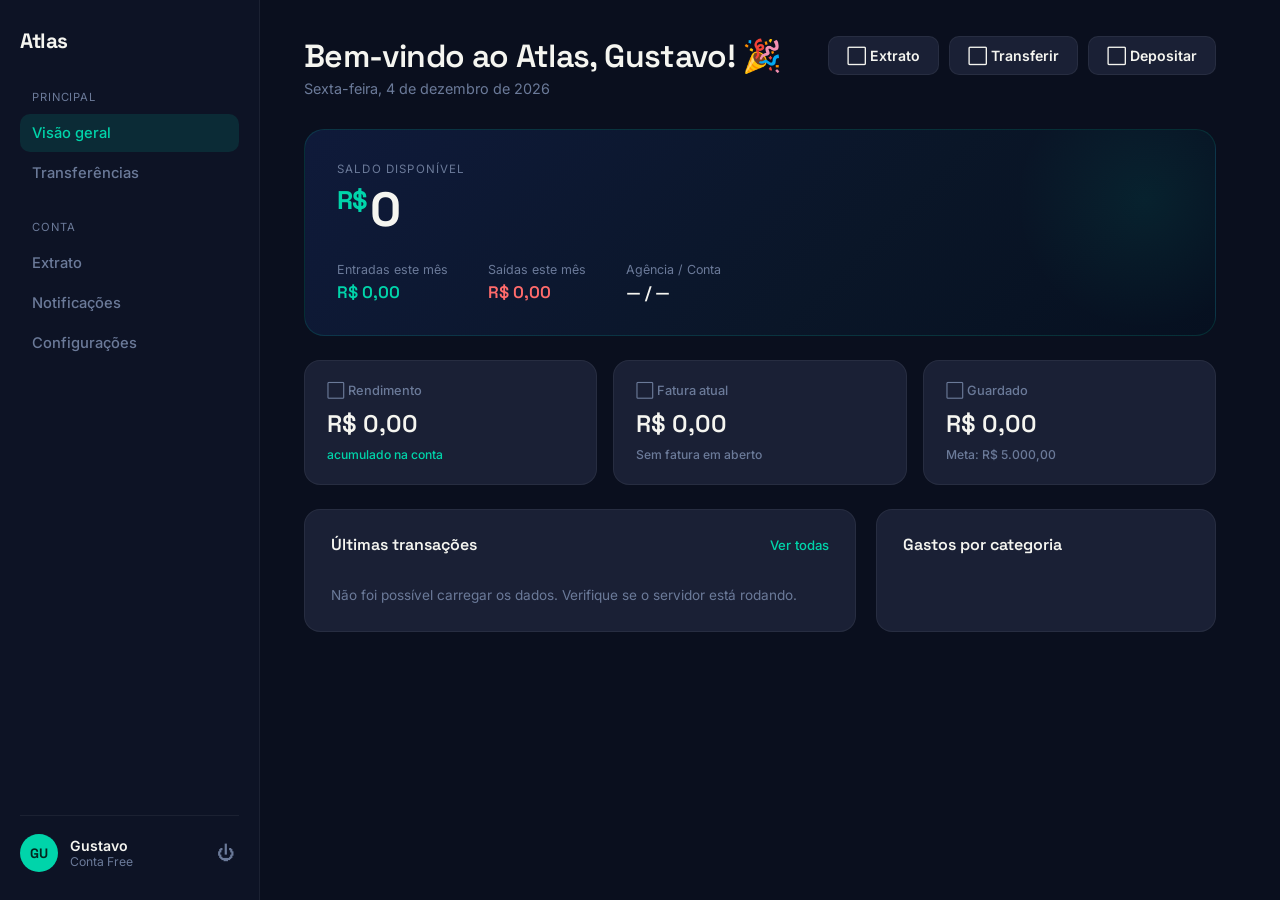
<file: frontend/index.html>
<!DOCTYPE html>
<html lang="pt-BR">
<head>
<meta charset="UTF-8">
<meta name="viewport" content="width=device-width, initial-scale=1.0">
<title>Visão Geral — Atlas</title>
<link rel="preconnect" href="https://fonts.googleapis.com">
<link href="https://fonts.googleapis.com/css2?family=Space+Grotesk:wght@500;600;700&family=Inter:wght@400;500;600;700&display=swap" rel="stylesheet">
<link rel="stylesheet" href="style.css">
<style>

  /* ── Cabeçalho da página ── */
  .dash-header {
    display: flex;
    justify-content: space-between;
    align-items: flex-start;
    margin-bottom: 32px;
    flex-wrap: wrap;
    gap: 20px;
  }

  .dash-saudacao h1 {
    font-family: var(--font-display);
    font-size: 2rem;
    font-weight: 600;
    letter-spacing: -0.02em;
  }

  .dash-saudacao p {
    color: var(--text-secondary);
    font-size: 0.9rem;
    margin-top: 4px;
  }

  .dash-acoes {
    display: flex;
    gap: 10px;
    flex-wrap: wrap;
  }

  .acao-btn {
    display: flex;
    align-items: center;
    gap: 8px;
    background: var(--bg-card);
    border: 1px solid var(--border);
    color: var(--text-primary);
    font-family: var(--font-body);
    font-size: 0.88rem;
    font-weight: 600;
    padding: 10px 18px;
    border-radius: 10px;
    cursor: pointer;
    text-decoration: none;
    transition: background 0.15s ease, border-color 0.15s ease;
  }

  .acao-btn:hover {
    background: var(--bg-card-hover);
    border-color: rgba(255,255,255,0.12);
  }

  /* ── Card de saldo ── */
  .saldo-card {
    background: linear-gradient(135deg, #0F1A3A 0%, #0A1628 60%, #061020 100%);
    border: 1px solid rgba(0, 212, 170, 0.15);
    border-radius: 20px;
    padding: 32px;
    margin-bottom: 24px;
    position: relative;
    overflow: hidden;
    animation: fadeUp 0.4s ease backwards;
  }

  /* círculo decorativo */
  .saldo-card::after {
    content: "";
    position: absolute;
    right: -60px;
    top: -60px;
    width: 260px;
    height: 260px;
    border-radius: 50%;
    background: radial-gradient(circle, rgba(0,212,170,0.08) 0%, transparent 70%);
    pointer-events: none;
  }

  .saldo-label {
    font-size: 0.72rem;
    text-transform: uppercase;
    letter-spacing: 0.1em;
    color: var(--text-secondary);
    margin-bottom: 10px;
  }

  .saldo-valor {
    font-family: var(--font-display);
    font-size: 3rem;
    font-weight: 700;
    letter-spacing: -0.03em;
    line-height: 1;
    margin-bottom: 28px;
  }

  .saldo-valor .cifrao {
    font-size: 1.6rem;
    vertical-align: super;
    color: var(--accent);
    margin-right: 4px;
  }

  .saldo-meta {
    display: flex;
    gap: 40px;
    flex-wrap: wrap;
  }

  .saldo-meta-item {}

  .saldo-meta-label {
    font-size: 0.78rem;
    color: var(--text-secondary);
    margin-bottom: 4px;
  }

  .saldo-meta-valor {
    font-family: var(--font-display);
    font-size: 1.05rem;
    font-weight: 600;
  }

  .saldo-meta-valor.positivo { color: var(--accent); }
  .saldo-meta-valor.negativo { color: var(--negative); }

  /* ── Cards de métricas ── */
  .metricas-grid {
    display: grid;
    grid-template-columns: repeat(3, 1fr);
    gap: 16px;
    margin-bottom: 24px;
  }

  .metrica-card {
    background: var(--bg-card);
    border: 1px solid var(--border);
    border-radius: 16px;
    padding: 22px;
    animation: fadeUp 0.4s ease backwards;
  }

  .metrica-card:nth-child(2) { animation-delay: 0.06s; }
  .metrica-card:nth-child(3) { animation-delay: 0.12s; }

  .metrica-titulo {
    font-size: 0.8rem;
    color: var(--text-secondary);
    margin-bottom: 10px;
    font-weight: 500;
  }

  .metrica-valor {
    font-family: var(--font-display);
    font-size: 1.5rem;
    font-weight: 600;
    margin-bottom: 8px;
  }

  .metrica-sub {
    font-size: 0.76rem;
    font-weight: 500;
  }

  .metrica-sub.positivo { color: var(--accent); }
  .metrica-sub.negativo { color: var(--negative); }
  .metrica-sub.neutro { color: var(--text-secondary); }

  /* ── Grade inferior ── */
  .dash-grid {
    display: grid;
    grid-template-columns: 1fr 340px;
    gap: 20px;
  }

  /* ── Últimas transações ── */
  .transacoes-card {
    background: var(--bg-card);
    border: 1px solid var(--border);
    border-radius: 16px;
    padding: 8px;
    animation: fadeUp 0.4s ease 0.18s backwards;
  }

  .card-header {
    display: flex;
    justify-content: space-between;
    align-items: center;
    padding: 16px 18px 12px;
  }

  .card-header h2 {
    font-family: var(--font-display);
    font-size: 1rem;
    font-weight: 600;
  }

  .ver-todas {
    font-size: 0.82rem;
    color: var(--accent);
    text-decoration: none;
    font-weight: 500;
  }

  .ver-todas:hover { text-decoration: underline; }

  .transacao-item {
    display: flex;
    align-items: center;
    justify-content: space-between;
    padding: 13px 18px;
    border-top: 1px solid var(--border);
    animation: fadeUp 0.35s ease backwards;
  }

  .transacao-left {
    display: flex;
    align-items: center;
    gap: 13px;
  }

  .transacao-icone {
    width: 36px;
    height: 36px;
    border-radius: 50%;
    display: flex;
    align-items: center;
    justify-content: center;
    font-size: 0.95rem;
    flex-shrink: 0;
  }

  .transacao-icone.entrada { background: var(--accent-dim); }
  .transacao-icone.saida { background: var(--negative-dim); }

  .transacao-tipo {
    font-size: 0.88rem;
    font-weight: 600;
  }

  .transacao-data {
    font-size: 0.76rem;
    color: var(--text-secondary);
    margin-top: 2px;
  }

  .transacao-valor {
    font-family: var(--font-display);
    font-size: 0.92rem;
    font-weight: 600;
  }

  .transacao-valor.entrada { color: var(--accent); }
  .transacao-valor.saida { color: var(--negative); }

  /* ── Gastos por categoria ── */
  .categorias-card {
    background: var(--bg-card);
    border: 1px solid var(--border);
    border-radius: 16px;
    padding: 8px;
    animation: fadeUp 0.4s ease 0.24s backwards;
  }

  .categoria-item {
    padding: 10px 18px;
    border-top: 1px solid var(--border);
  }

  .categoria-row {
    display: flex;
    justify-content: space-between;
    align-items: center;
    margin-bottom: 7px;
  }

  .categoria-nome {
    display: flex;
    align-items: center;
    gap: 8px;
    font-size: 0.84rem;
    font-weight: 500;
  }

  .categoria-dot {
    width: 8px;
    height: 8px;
    border-radius: 50%;
    flex-shrink: 0;
  }

  .categoria-pct {
    font-size: 0.82rem;
    color: var(--text-secondary);
    font-weight: 500;
  }

  .categoria-barra-wrap {
    height: 4px;
    background: rgba(255,255,255,0.06);
    border-radius: 4px;
    overflow: hidden;
  }

  .categoria-barra {
    height: 100%;
    border-radius: 4px;
    transition: width 0.8s ease;
  }

  /* ── Loading / erro ── */
  .dash-loading {
    display: flex;
    align-items: center;
    gap: 10px;
    color: var(--text-secondary);
    font-size: 0.85rem;
    padding: 20px 18px;
  }

</style>
</head>
<body>

<div class="app">

  <!-- SIDEBAR -->
  <aside class="sidebar">
    <div class="sidebar-top">
      <div class="logo">Atlas</div>
      <nav class="nav-group">
        <p class="nav-label">Principal</p>
        <a href="index.html" class="nav-item active">Visão geral</a>
        <a href="transferir.html" class="nav-item">Transferências</a>
      </nav>
      <nav class="nav-group">
        <p class="nav-label">Conta</p>
        <a href="extrato.html" class="nav-item">Extrato</a>
        <a href="notificacoes.html" class="nav-item">Notificações</a>
        <a href="configuracoes.html" class="nav-item">Configurações</a>
      </nav>
    </div>
    <div class="sidebar-bottom">
  <div class="user-card">
    <div class="avatar" id="avatarIniciais">GS</div>
    <div style="flex:1">
      <p class="user-name" id="nomeUsuario">Gustavo</p>
      <p class="user-plan">Conta Free</p>
    </div>
    <button onclick="sair()" style="
      background: none;
      border: none;
      color: var(--text-secondary);
      cursor: pointer;
      font-size: 1.1rem;
      padding: 4px;
      transition: color 0.15s ease;
    " title="Sair">⏻</button>
  </div>
</div>
  </aside>

  <!-- MAIN -->
  <main class="main" style="max-width: 1000px;">

    <!-- Cabeçalho -->
    <div class="dash-header">
      <div class="dash-saudacao">
        <h1 id="saudacao">Bom dia👋</h1>
        <p id="dataAtual"></p>
      </div>
      <div class="dash-acoes">
      <a href="/frontend/extrato.html" class="acao-btn">⬜ Extrato</a>
      <a href="/frontend/transferir.html" class="acao-btn">⬜ Transferir</a>
      <a href="/frontend/movimentar.html" class="acao-btn">⬜ Depositar</a>
      </div>
    </div>

    <!-- Card de saldo -->
    <div class="saldo-card">
  <p class="saldo-label">Saldo disponível</p>
  <div class="saldo-valor">
    <span class="cifrao">R$</span><span id="saldoValor">0</span>
  </div>
  <div class="saldo-meta">
    <div class="saldo-meta-item">
      <p class="saldo-meta-label">Entradas este mês</p>
      <p class="saldo-meta-valor positivo" id="entradasMes">R$ 0,00</p>
    </div>
    <div class="saldo-meta-item">
      <p class="saldo-meta-label">Saídas este mês</p>
      <p class="saldo-meta-valor negativo" id="saidasMes">R$ 0,00</p>
    </div>
    <div class="saldo-meta-item">
      <p class="saldo-meta-label">Agência / Conta</p>
      <p class="saldo-meta-valor"><span id="dadoAgencia">—</span> / <span id="dadoConta">—</span></p>
    </div>
  </div>
</div>

    <!-- Métricas -->
    <div class="metricas-grid">
      <div class="metrica-card">
        <p class="metrica-titulo">⬜ Rendimento</p>
        <p class="metrica-valor" id="totalRendimento">R$ 0,00</p>
        <p class="metrica-sub positivo">acumulado na conta</p>
      </div>
      <div class="metrica-card">
        <p class="metrica-titulo">⬜ Fatura atual</p>
        <p class="metrica-valor">R$ 0,00</p>
        <p class="metrica-sub neutro">Sem fatura em aberto</p>
      </div>
      <div class="metrica-card">
        <p class="metrica-titulo">⬜ Guardado</p>
        <p class="metrica-valor">R$ 0,00</p>
        <p class="metrica-sub neutro">Meta: R$ 5.000,00</p>
      </div>
    </div>

    <!-- Grid inferior -->
    <div class="dash-grid">

      <!-- Últimas transações -->
      <div class="transacoes-card">
        <div class="card-header">
          <h2>Últimas transações</h2>
          <a href="extrato.html" class="ver-todas">Ver todas</a>
        </div>
        <div id="transacoesList">
          <div class="dash-loading">
            <div class="spinner"></div>
            <span>Carregando…</span>
          </div>
        </div>
      </div>

      <!-- Gastos por categoria -->
      <div class="categorias-card">
        <div class="card-header">
          <h2>Gastos por categoria</h2>
        </div>
        <div id="categoriasList"></div>
      </div>

    </div>

  </main>
</div>

<script src="dashboard.js"></script>
</body>
</html>
</file>
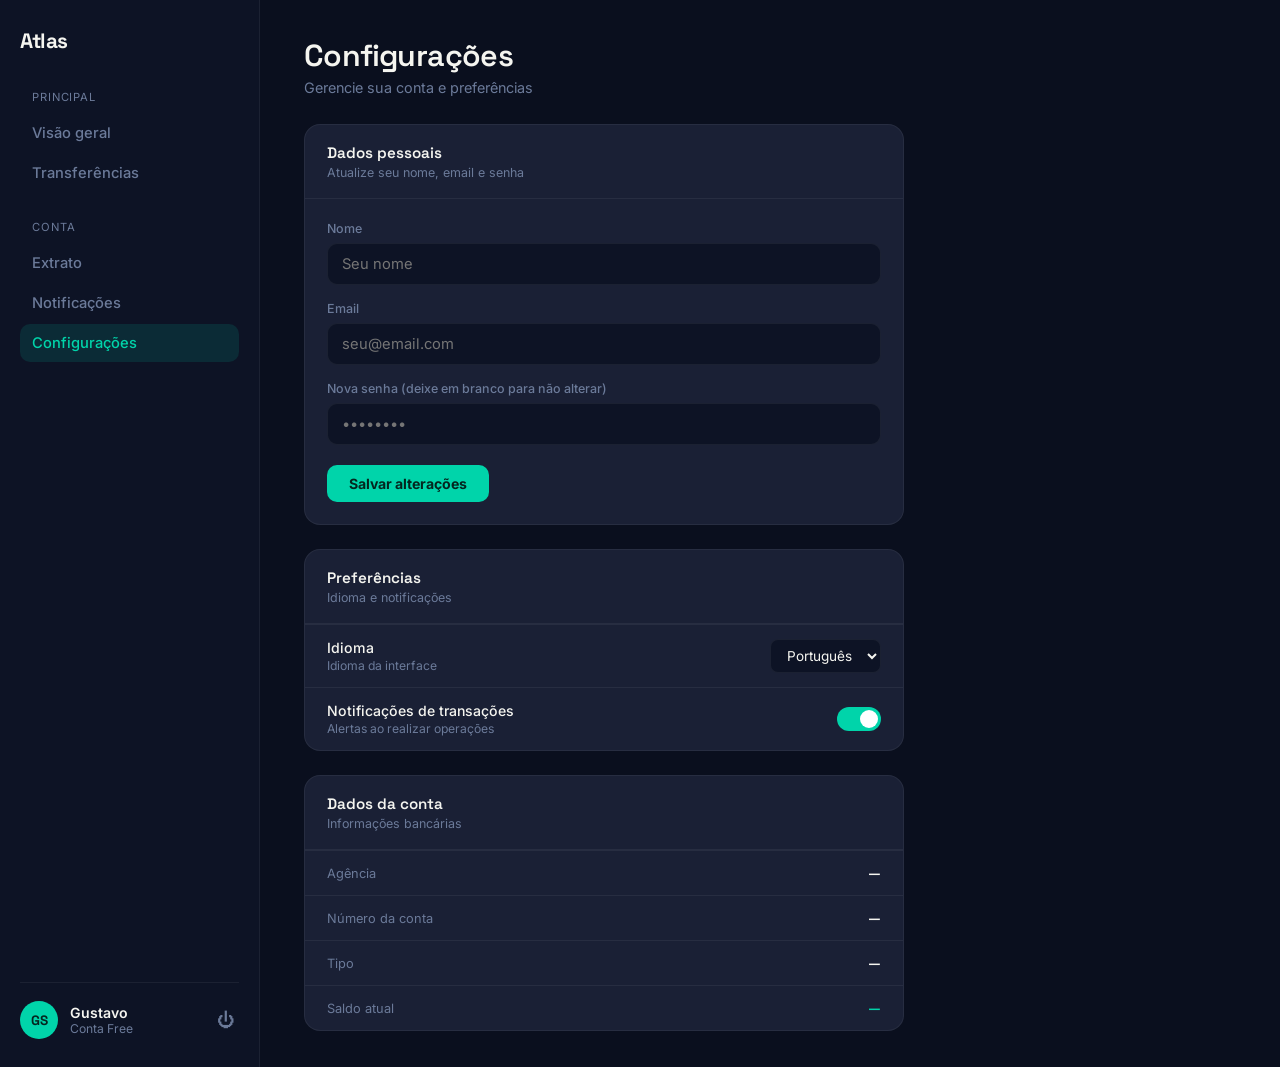
<file: frontend/configuracoes.html>
<!DOCTYPE html>
<html lang="pt-BR">
<head>
<meta charset="UTF-8">
<meta name="viewport" content="width=device-width, initial-scale=1.0">
<title>Configurações — Atlas</title>
<link rel="preconnect" href="https://fonts.googleapis.com">
<link href="https://fonts.googleapis.com/css2?family=Space+Grotesk:wght@500;600;700&family=Inter:wght@400;500;600;700&display=swap" rel="stylesheet">
<link rel="stylesheet" href="style.css">
<style>
  .config-grid {
    display: flex;
    flex-direction: column;
    gap: 24px;
    max-width: 600px;
  }

  .config-section {
    background: var(--bg-card);
    border: 1px solid var(--border);
    border-radius: 16px;
    overflow: hidden;
    animation: fadeUp 0.4s ease backwards;
  }

  .config-section:nth-child(2) { animation-delay: 0.06s; }
  .config-section:nth-child(3) { animation-delay: 0.12s; }

  .config-section-header {
    padding: 18px 22px;
    border-bottom: 1px solid var(--border);
  }

  .config-section-title {
    font-family: var(--font-display);
    font-size: 0.95rem;
    font-weight: 600;
  }

  .config-section-sub {
    font-size: 0.78rem;
    color: var(--text-secondary);
    margin-top: 3px;
  }

  .config-body {
    padding: 22px;
    display: flex;
    flex-direction: column;
    gap: 16px;
  }

  .form-group {
    display: flex;
    flex-direction: column;
    gap: 7px;
  }

  .form-label {
    font-size: 0.78rem;
    color: var(--text-secondary);
    font-weight: 500;
  }

  .form-input {
    background: #0D1325;
    border: 1px solid var(--border);
    border-radius: 10px;
    color: var(--text-primary);
    font-family: var(--font-body);
    font-size: 0.92rem;
    padding: 11px 14px;
    width: 100%;
    outline: none;
    transition: border-color 0.15s ease;
  }

  .form-input:focus {
    border-color: var(--accent);
  }

  .form-input:disabled {
    opacity: 0.5;
    cursor: not-allowed;
  }

  .btn-salvar {
    align-self: flex-start;
    background: var(--accent);
    color: #04261F;
    border: none;
    border-radius: 10px;
    padding: 10px 22px;
    font-family: var(--font-body);
    font-size: 0.88rem;
    font-weight: 700;
    cursor: pointer;
    transition: opacity 0.15s ease;
    margin-top: 4px;
  }

  .btn-salvar:hover { opacity: 0.85; }
  .btn-salvar:disabled { opacity: 0.4; cursor: not-allowed; }

  .feedback {
    font-size: 0.83rem;
    font-weight: 500;
    padding: 10px 14px;
    border-radius: 9px;
    display: none;
  }

  .feedback.sucesso {
    background: var(--accent-dim);
    color: var(--accent);
    display: block;
  }

  .feedback.erro {
    background: var(--negative-dim);
    color: var(--negative);
    display: block;
  }

  /* Preferências */
  .pref-item {
    display: flex;
    justify-content: space-between;
    align-items: center;
    padding: 14px 22px;
    border-top: 1px solid var(--border);
  }

  .pref-item:first-child { border-top: none; }

  .pref-label {
    font-size: 0.88rem;
    font-weight: 500;
  }

  .pref-sub {
    font-size: 0.76rem;
    color: var(--text-secondary);
    margin-top: 2px;
  }

  .pref-select {
    background: #0D1325;
    border: 1px solid var(--border);
    border-radius: 8px;
    color: var(--text-primary);
    font-family: var(--font-body);
    font-size: 0.85rem;
    padding: 7px 12px;
    cursor: pointer;
  }

  /* Toggle switch */
  .toggle {
    position: relative;
    width: 44px;
    height: 24px;
    flex-shrink: 0;
  }

  .toggle input { opacity: 0; width: 0; height: 0; }

  .toggle-slider {
    position: absolute;
    inset: 0;
    background: var(--border);
    border-radius: 24px;
    cursor: pointer;
    transition: background 0.2s ease;
  }

  .toggle-slider::before {
    content: "";
    position: absolute;
    width: 18px;
    height: 18px;
    left: 3px;
    top: 3px;
    background: #fff;
    border-radius: 50%;
    transition: transform 0.2s ease;
  }

  .toggle input:checked + .toggle-slider { background: var(--accent); }
  .toggle input:checked + .toggle-slider::before { transform: translateX(20px); }

  /* Dados da conta */
  .dado-item {
    display: flex;
    justify-content: space-between;
    align-items: center;
    padding: 13px 22px;
    border-top: 1px solid var(--border);
  }

  .dado-item:first-child { border-top: none; }

  .dado-label {
    font-size: 0.8rem;
    color: var(--text-secondary);
  }

  .dado-valor {
    font-family: var(--font-display);
    font-size: 0.9rem;
    font-weight: 600;
  }
</style>
</head>
<body>

<div class="app">

  <!-- SIDEBAR -->
  <aside class="sidebar">
    <div class="sidebar-top">
      <div class="logo">Atlas</div>
      <nav class="nav-group">
        <p class="nav-label">Principal</p>
        <a href="index.html" class="nav-item">Visão geral</a>
        <a href="transferir.html" class="nav-item">Transferências</a>
      </nav>
      <nav class="nav-group">
        <p class="nav-label">Conta</p>
        <a href="extrato.html" class="nav-item">Extrato</a>
        <a href="notificacoes.html" class="nav-item">Notificações</a>
        <a href="configuracoes.html" class="nav-item active">Configurações</a>
      </nav>
    </div>
    <div class="sidebar-bottom">
  <div class="user-card">
    <div class="avatar" id="avatarIniciais">GS</div>
    <div style="flex:1">
      <p class="user-name" id="nomeUsuario">Gustavo</p>
      <p class="user-plan">Conta Free</p>
    </div>
    <button onclick="sair()" style="
      background: none;
      border: none;
      color: var(--text-secondary);
      cursor: pointer;
      font-size: 1.1rem;
      padding: 4px;
      transition: color 0.15s ease;
    " title="Sair">⏻</button>
  </div>
</div>
  </aside>

  <!-- MAIN -->
  <main class="main">

    <header class="page-header">
      <div>
        <h1>Configurações</h1>
        <p class="page-subtitle">Gerencie sua conta e preferências</p>
      </div>
    </header>

    <div class="config-grid">

      <!-- Dados pessoais -->
      <div class="config-section">
        <div class="config-section-header">
          <p class="config-section-title">Dados pessoais</p>
          <p class="config-section-sub">Atualize seu nome, email e senha</p>
        </div>
        <div class="config-body">
          <div class="form-group">
            <label class="form-label">Nome</label>
            <input type="text" class="form-input" id="inputNome" placeholder="Seu nome">
          </div>
          <div class="form-group">
            <label class="form-label">Email</label>
            <input type="email" class="form-input" id="inputEmail" placeholder="seu@email.com">
          </div>
          <div class="form-group">
            <label class="form-label">Nova senha <span style="color:var(--text-secondary)">(deixe em branco para não alterar)</span></label>
            <input type="password" class="form-input" id="inputSenha" placeholder="••••••••">
          </div>
          <div class="feedback" id="feedbackPessoal"></div>
          <button class="btn-salvar" id="btnSalvarPessoal" onclick="salvarDadosPessoais()">
            Salvar alterações
          </button>
        </div>
      </div>

      <!-- Preferências -->
      <div class="config-section">
        <div class="config-section-header">
          <p class="config-section-title">Preferências</p>
          <p class="config-section-sub">Idioma e notificações</p>
        </div>

        <div class="pref-item">
          <div>
            <p class="pref-label">Idioma</p>
            <p class="pref-sub">Idioma da interface</p>
          </div>
          <select class="pref-select" id="idiomaSelect" onchange="salvarPreferencias()">
            <option value="pt">Português</option>
            <option value="en">English</option>
          </select>
        </div>

        <div class="pref-item">
          <div>
            <p class="pref-label">Notificações de transações</p>
            <p class="pref-sub">Alertas ao realizar operações</p>
          </div>
          <label class="toggle">
            <input type="checkbox" id="notifToggle" checked onchange="salvarPreferencias()">
            <span class="toggle-slider"></span>
          </label>
        </div>
      </div>

      <!-- Dados da conta -->
      <div class="config-section">
        <div class="config-section-header">
          <p class="config-section-title">Dados da conta</p>
          <p class="config-section-sub">Informações bancárias</p>
        </div>

        <div class="dado-item">
          <span class="dado-label">Agência</span>
          <span class="dado-valor" id="dadoAgencia">—</span>
        </div>
        <div class="dado-item">
          <span class="dado-label">Número da conta</span>
          <span class="dado-valor" id="dadoConta">—</span>
        </div>
        <div class="dado-item">
          <span class="dado-label">Tipo</span>
          <span class="dado-valor" id="dadoTipo">—</span>
        </div>
        <div class="dado-item">
          <span class="dado-label">Saldo atual</span>
          <span class="dado-valor" id="dadoSaldo" style="color:var(--accent)">—</span>
        </div>
      </div>

    </div>

  </main>
</div>

<script src="configuracoes.js"></script>
</body>
</html>
</file>
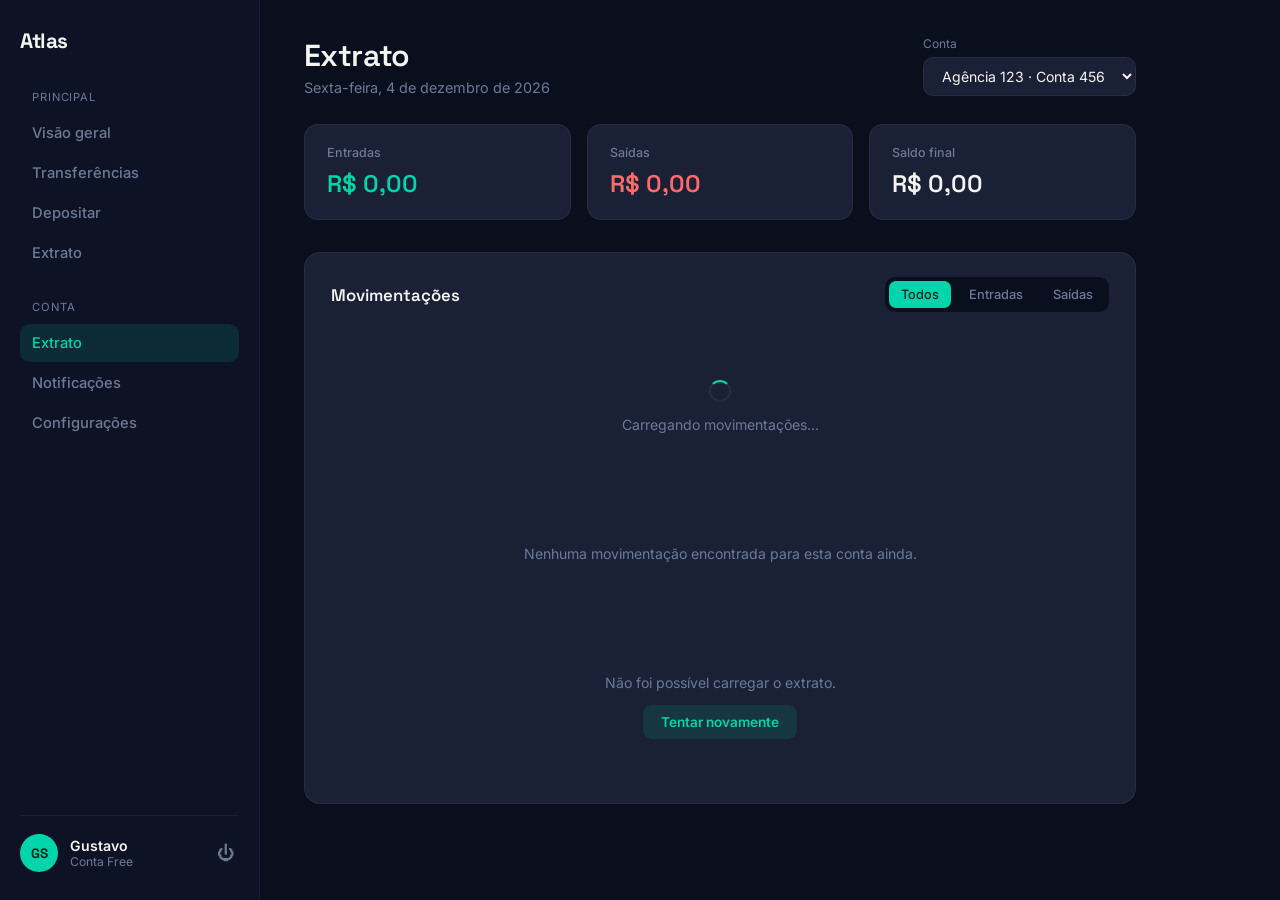
<file: frontend/extrato.html>
<!DOCTYPE html>
<html lang="pt-br">
<head>
    <meta charset="UTF-8">
    <meta name="viewport" content="width=device-width, initial-scale=1.0">
    <title>Extrato - Atlas</title>
    <link rel="preconnect" href="https://fonts.googleapis.com">
    <link href="https://fonts.googleapis.com/css2?family=Space+Grotesk:wght@500;600;700&family=Inter:wght@400;500;600;700&display=swap" rel="stylesheet">
    <link rel="stylesheet" href="style.css">
</head>
<body>
    
  <div class="app">
 
  <!-- ===== SIDEBAR ===== -->
  <aside class="sidebar">
    <div class="sidebar-top">
      <div class="logo">Atlas</div>
 
      <nav class="nav-group">
        <p class="nav-label">Principal</p>
        <a href="index.html" class="nav-item">Visão geral</a>
        <a href="transferir.html" class="nav-item">Transferências</a>
        <a href="movimentar.html" class="nav-item">Depositar</a>
        <a href="extrato.html" class="nav-item">Extrato</a>

      </nav>
 
      <nav class="nav-group">
        <p class="nav-label">Conta</p>
        <a href="extrato.html" class="nav-item active">Extrato</a>
        <a href="notificacoes.html" class="nav-item">Notificações</a>
        <a href="configuracoes.html" class="nav-item">Configurações</a>
      </nav>
    </div>
 
      <div class="sidebar-bottom">
        <div class="user-card">
        <div class="avatar" id="avatarIniciais">GS</div>
        <div style="flex:1">
        <p class="user-name" id="nomeUsuario">Gustavo</p>
        <p class="user-plan">Conta Free</p>
    </div>
    <button onclick="sair()" style="
      background: none;
      border: none;
      color: var(--text-secondary);
      cursor: pointer;
      font-size: 1.1rem;
      padding: 4px;
      transition: color 0.15s ease;
    " title="Sair">⏻</button>
  </div>
</div>
  </aside>
 
  <!-- ===== MAIN ===== -->
  <main class="main">
 
    <header class="page-header">
      <div>
        <h1>Extrato</h1>
        <p class="page-subtitle" id="dataAtual">Carregando data...</p>
      </div>
 
      <div class="header-actions">
        <label class="select-conta">
          Conta
          <select id="contaSelect">
            <option value="1">Agência 123 · Conta 456</option>
          </select>
        </label>
      </div>
    </header>
 
    <!-- Resumo do período -->
    <section class="extrato-resumo">
      <div class="resumo-card entradas">
        <span class="resumo-label">Entradas</span>
        <span class="resumo-valor" id="totalEntradas">R$ 0,00</span>
      </div>
      <div class="resumo-card saidas">
        <span class="resumo-label">Saídas</span>
        <span class="resumo-valor" id="totalSaidas">R$ 0,00</span>
      </div>
      <div class="resumo-card saldo">
        <span class="resumo-label">Saldo final</span>
        <span class="resumo-valor" id="saldoFinal">R$ 0,00</span>
      </div>
    </section>
 
    <!-- Lista do extrato -->
    <section class="extrato-lista-wrap">
      <div class="extrato-lista-header">
        <h2>Movimentações</h2>
        <div class="filtros">
          <button class="filtro-btn active" data-filtro="todos">Todos</button>
          <button class="filtro-btn" data-filtro="entrada">Entradas</button>
          <button class="filtro-btn" data-filtro="saida">Saídas</button>
        </div>
      </div>
 
      <!-- Loading FORA da lista -->
<div class="extrato-loading" id="loadingState">
  <div class="spinner"></div>
  <p>Carregando movimentações…</p>
</div>

<div id="extratoLista" class="extrato-lista">
  <!-- preenchido via JS -->
</div>

<div class="extrato-vazio" id="vazioState" hidden>
  <p>Nenhuma movimentação encontrada para esta conta ainda.</p>
</div>

<div class="extrato-erro" id="erroState" hidden>
  <p id="erroMensagem">Não foi possível carregar o extrato.</p>
  <button id="tentarNovamente" class="retry-btn">Tentar novamente</button>
</div>
    </section>
 
  </main>
</div>
 
<script src="extrato.js"></script>
</body>
</html>
</file>
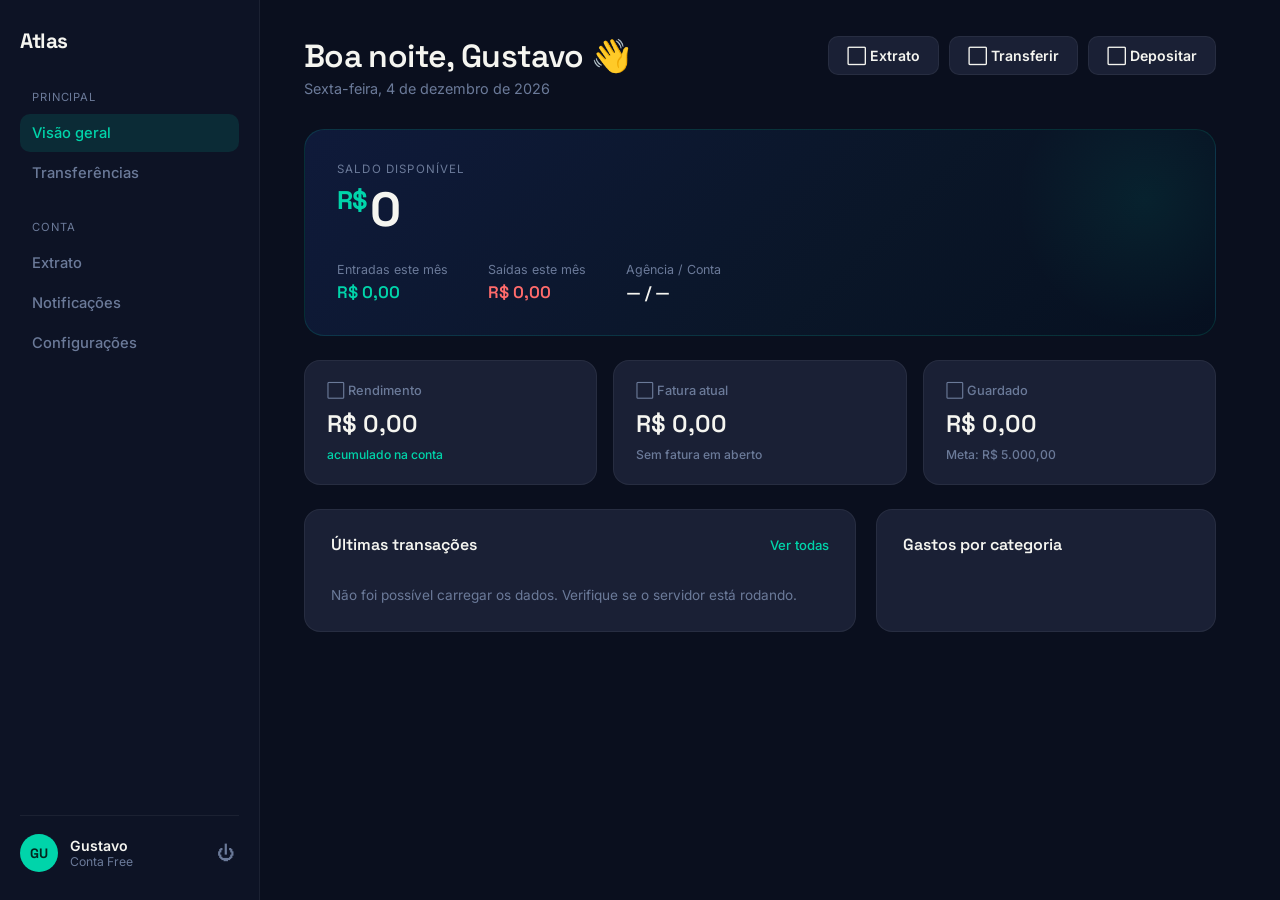
<file: frontend/login.html>
<!DOCTYPE html>
<html lang="pt-BR">
<head>
<meta charset="UTF-8">
<meta name="viewport" content="width=device-width, initial-scale=1.0">
<title>Atlas — Banco Digital</title>
<link rel="preconnect" href="https://fonts.googleapis.com">
<link href="https://fonts.googleapis.com/css2?family=Space+Grotesk:wght@500;600;700&family=Inter:wght@400;500;600;700&display=swap" rel="stylesheet">
<style>
  :root {
    --bg-deep: #0A0F1E;
    --bg-card: #1A2035;
    --bg-card-hover: #212A45;
    --accent: #00D4AA;
    --accent-dim: rgba(0, 212, 170, 0.12);
    --text-primary: #F5F5F0;
    --text-secondary: #6B7A99;
    --negative: #FF6B6B;
    --negative-dim: rgba(255, 107, 107, 0.12);
    --border: rgba(255, 255, 255, 0.06);
    --font-display: "Space Grotesk", sans-serif;
    --font-body: "Inter", sans-serif;
  }

  * { margin: 0; padding: 0; box-sizing: border-box; }

  body {
    background: var(--bg-deep);
    color: var(--text-primary);
    font-family: var(--font-body);
    min-height: 100vh;
    display: grid;
    grid-template-columns: 1fr 1fr;
    -webkit-font-smoothing: antialiased;
  }

  /* ── Lado esquerdo — branding ── */
  .branding {
    background: linear-gradient(135deg, #0F1A3A 0%, #0A1628 60%, #061020 100%);
    display: flex;
    flex-direction: column;
    justify-content: space-between;
    padding: 48px;
    position: relative;
    overflow: hidden;
  }

  .branding::before {
    content: "";
    position: absolute;
    width: 500px;
    height: 500px;
    border-radius: 50%;
    background: radial-gradient(circle, rgba(0,212,170,0.07) 0%, transparent 70%);
    bottom: -100px;
    right: -100px;
    pointer-events: none;
  }

  .branding::after {
    content: "";
    position: absolute;
    width: 300px;
    height: 300px;
    border-radius: 50%;
    background: radial-gradient(circle, rgba(0,212,170,0.05) 0%, transparent 70%);
    top: 50px;
    left: -80px;
    pointer-events: none;
  }

  .brand-logo {
    font-family: var(--font-display);
    font-size: 1.8rem;
    font-weight: 700;
    letter-spacing: -0.02em;
    position: relative;
    z-index: 1;
  }

  .brand-content {
    position: relative;
    z-index: 1;
  }

  .brand-title {
    font-family: var(--font-display);
    font-size: 2.6rem;
    font-weight: 700;
    letter-spacing: -0.03em;
    line-height: 1.15;
    margin-bottom: 16px;
  }

  .brand-title span {
    color: var(--accent);
  }

  .brand-desc {
    font-size: 1rem;
    color: var(--text-secondary);
    line-height: 1.6;
    max-width: 340px;
  }

  .brand-features {
    display: flex;
    flex-direction: column;
    gap: 12px;
    position: relative;
    z-index: 1;
  }

  .brand-feature {
    display: flex;
    align-items: center;
    gap: 10px;
    font-size: 0.85rem;
    color: var(--text-secondary);
  }

  .brand-feature-dot {
    width: 6px;
    height: 6px;
    border-radius: 50%;
    background: var(--accent);
    flex-shrink: 0;
  }

  /* ── Lado direito — formulário ── */
  .form-side {
    display: flex;
    align-items: center;
    justify-content: center;
    padding: 48px;
    background: var(--bg-deep);
  }

  .form-container {
    width: 100%;
    max-width: 400px;
  }

  /* Toggle Login / Cadastro */
  .form-toggle {
    display: flex;
    background: var(--bg-card);
    border: 1px solid var(--border);
    border-radius: 14px;
    padding: 5px;
    gap: 4px;
    margin-bottom: 32px;
  }

  .toggle-btn {
    flex: 1;
    background: none;
    border: none;
    color: var(--text-secondary);
    font-family: var(--font-body);
    font-size: 0.9rem;
    font-weight: 600;
    padding: 10px;
    border-radius: 10px;
    cursor: pointer;
    transition: background 0.18s ease, color 0.18s ease;
  }

  .toggle-btn.active {
    background: var(--accent);
    color: #04261F;
  }

  /* Formulário */
  .form-title {
    font-family: var(--font-display);
    font-size: 1.6rem;
    font-weight: 600;
    letter-spacing: -0.02em;
    margin-bottom: 6px;
  }

  .form-subtitle {
    font-size: 0.88rem;
    color: var(--text-secondary);
    margin-bottom: 28px;
  }

  .form-group {
    display: flex;
    flex-direction: column;
    gap: 7px;
    margin-bottom: 16px;
  }

  .form-label {
    font-size: 0.78rem;
    color: var(--text-secondary);
    font-weight: 500;
  }

  .form-input {
    background: var(--bg-card);
    border: 1px solid var(--border);
    border-radius: 10px;
    color: var(--text-primary);
    font-family: var(--font-body);
    font-size: 0.92rem;
    padding: 12px 14px;
    width: 100%;
    outline: none;
    transition: border-color 0.15s ease;
  }

  .form-input:focus {
    border-color: var(--accent);
  }

  .form-input::placeholder {
    color: var(--text-secondary);
    opacity: 0.5;
  }

  .btn-submit {
    width: 100%;
    padding: 14px;
    border: none;
    border-radius: 12px;
    background: var(--accent);
    color: #04261F;
    font-family: var(--font-display);
    font-size: 1rem;
    font-weight: 700;
    cursor: pointer;
    margin-top: 8px;
    transition: opacity 0.15s ease, transform 0.1s ease;
  }

  .btn-submit:hover { opacity: 0.88; }
  .btn-submit:active { transform: scale(0.98); }
  .btn-submit:disabled { opacity: 0.4; cursor: not-allowed; }

  .feedback {
    font-size: 0.83rem;
    font-weight: 500;
    padding: 10px 14px;
    border-radius: 9px;
    margin-top: 12px;
    display: none;
  }

  .feedback.sucesso {
    background: var(--accent-dim);
    color: var(--accent);
    display: block;
  }

  .feedback.erro {
    background: var(--negative-dim);
    color: var(--negative);
    display: block;
  }

  /* Painel de formulário */
  .form-panel {
    display: none;
    animation: fadeUp 0.3s ease;
  }

  .form-panel.active {
    display: block;
  }

  @keyframes fadeUp {
    from { opacity: 0; transform: translateY(8px); }
    to { opacity: 1; transform: translateY(0); }
  }

  /* Responsivo */
  @media (max-width: 768px) {
    body { grid-template-columns: 1fr; }
    .branding { display: none; }
    .form-side { padding: 32px 24px; }
  }
</style>
</head>
<body>

<!-- Branding -->
<div class="branding">
  <div class="brand-logo">Atlas</div>

  <div class="brand-content">
    <h1 class="brand-title">Sua conta,<br>seu <span>controle</span></h1>
    <p class="brand-desc">Gerencie seu dinheiro com segurança e simplicidade. Transferências, depósitos e extrato em um só lugar.</p>
  </div>

  <div class="brand-features">
    <div class="brand-feature">
      <div class="brand-feature-dot"></div>
      <span>Transferências instantâneas</span>
    </div>
    <div class="brand-feature">
      <div class="brand-feature-dot"></div>
      <span>Extrato completo em tempo real</span>
    </div>
    <div class="brand-feature">
      <div class="brand-feature-dot"></div>
      <span>Segurança com criptografia bcrypt</span>
    </div>
    <div class="brand-feature">
      <div class="brand-feature-dot"></div>
      <span>100% construído com Go + PostgreSQL</span>
    </div>
  </div>
</div>

<!-- Formulário -->
<div class="form-side">
  <div class="form-container">

    <!-- Toggle -->
    <div class="form-toggle">
      <button class="toggle-btn active" id="btnLogin" onclick="alternar('login')">Entrar</button>
      <button class="toggle-btn" id="btnCadastro" onclick="alternar('cadastro')">Criar conta</button>
    </div>

    <!-- Login -->
    <div class="form-panel active" id="painelLogin">
      <h2 class="form-title">Bem-vindo de volta</h2>
      <p class="form-subtitle">Entre com suas credenciais para acessar sua conta</p>

      <div class="form-group">
        <label class="form-label">Email</label>
        <input type="email" class="form-input" id="loginEmail" placeholder="seu@email.com">
      </div>
      <div class="form-group">
        <label class="form-label">Senha</label>
        <input type="password" class="form-input" id="loginSenha" placeholder="••••••••">
      </div>

      <button class="btn-submit" id="btnEntrar" onclick="fazerLogin()">Entrar na conta</button>
      <div class="feedback" id="feedbackLogin"></div>
    </div>

    <!-- Cadastro -->
    <div class="form-panel" id="painelCadastro">
      <h2 class="form-title">Criar sua conta</h2>
      <p class="form-subtitle">Preencha os dados abaixo para começar</p>

      <div class="form-group">
        <label class="form-label">Nome completo</label>
        <input type="text" class="form-input" id="cadNome" placeholder="Seu nome completo">
      </div>
      <div class="form-group">
        <label class="form-label">CPF</label>
        <input type="text" class="form-input" id="cadCPF" placeholder="000.000.000-00" maxlength="14">
      </div>
      <div class="form-group">
        <label class="form-label">Email</label>
        <input type="email" class="form-input" id="cadEmail" placeholder="seu@email.com">
      </div>
      <div class="form-group">
        <label class="form-label">Senha</label>
        <input type="password" class="form-input" id="cadSenha" placeholder="Mínimo 6 caracteres">
      </div>

      <button class="btn-submit" id="btnCriar" onclick="fazerCadastro()">Criar conta</button>
      <div class="feedback" id="feedbackCadastro"></div>
    </div>

  </div>
</div>

<script src="login.js"></script>
</body>
</html>
</file>
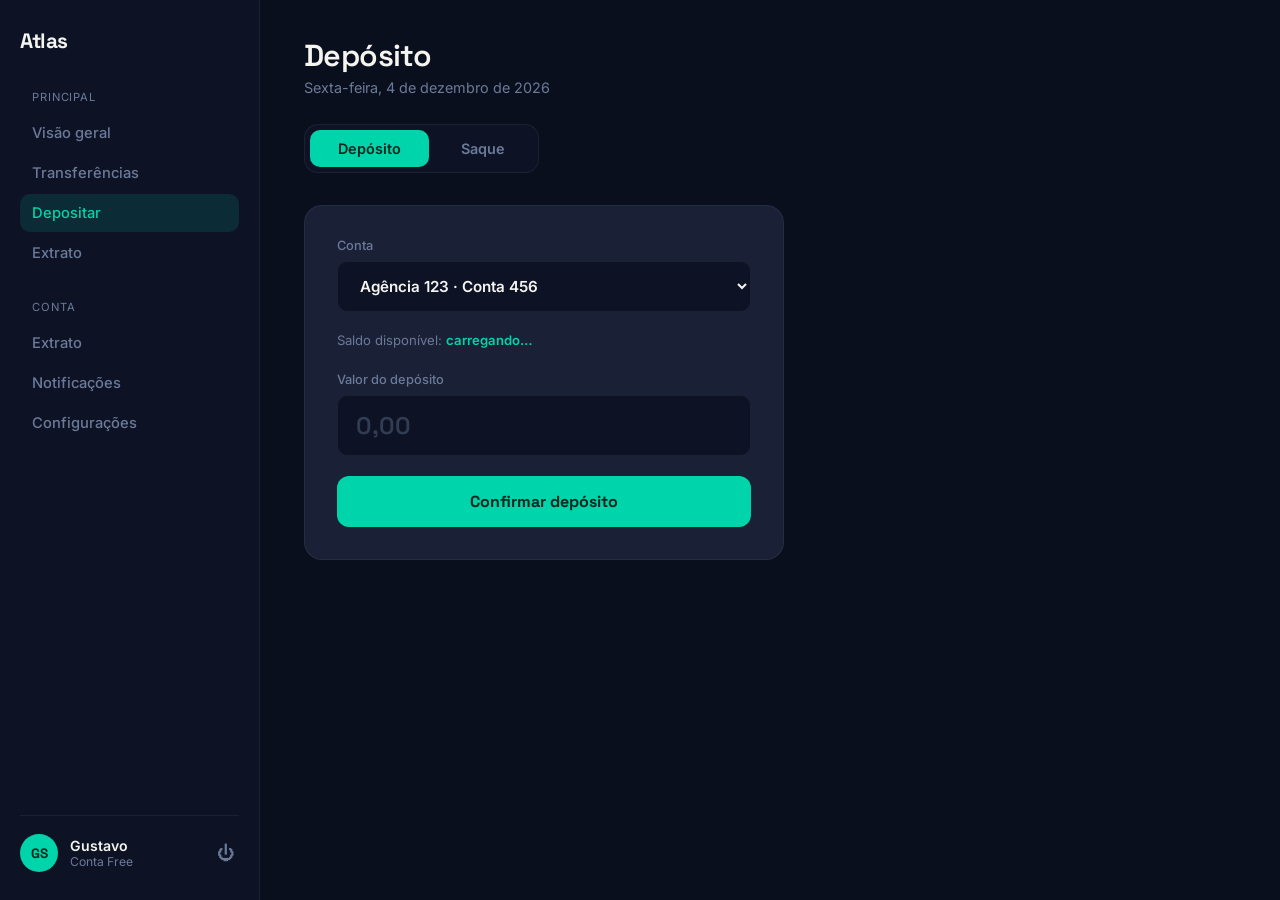
<file: frontend/movimentar.html>
<!DOCTYPE html>
<html lang="pt-BR">
<head>
<meta charset="UTF-8">
<meta name="viewport" content="width=device-width, initial-scale=1.0">
<title>Movimentar — Atlas</title>
<link rel="preconnect" href="https://fonts.googleapis.com">
<link href="https://fonts.googleapis.com/css2?family=Space+Grotesk:wght@500;600;700&family=Inter:wght@400;500;600;700&display=swap" rel="stylesheet">
<link rel="stylesheet" href="style.css">
<style>
  .toggle-wrap {
    display: flex;
    background: #0D1325;
    border: 1px solid var(--border);
    border-radius: 14px;
    padding: 5px;
    gap: 4px;
    width: fit-content;
    margin-bottom: 32px;
  }

  .toggle-btn {
    background: none;
    border: none;
    color: var(--text-secondary);
    font-family: var(--font-body);
    font-size: 0.9rem;
    font-weight: 600;
    padding: 10px 28px;
    border-radius: 10px;
    cursor: pointer;
    transition: background 0.18s ease, color 0.18s ease;
  }

  .toggle-btn.active-deposito {
    background: var(--accent);
    color: #04261F;
  }

  .toggle-btn.active-saque {
    background: var(--negative);
    color: #fff;
  }

  .form-card {
    background: var(--bg-card);
    border: 1px solid var(--border);
    border-radius: 18px;
    padding: 32px;
    max-width: 480px;
    animation: fadeUp 0.4s ease backwards;
  }

  .form-group {
    display: flex;
    flex-direction: column;
    gap: 8px;
    margin-bottom: 20px;
  }

  .form-label {
    font-size: 0.8rem;
    color: var(--text-secondary);
    font-weight: 500;
  }

  .form-input {
    background: #0D1325;
    border: 1px solid var(--border);
    border-radius: 10px;
    color: var(--text-primary);
    font-family: var(--font-display);
    font-size: 1.5rem;
    font-weight: 600;
    padding: 14px 18px;
    width: 100%;
    outline: none;
    transition: border-color 0.15s ease;
  }

  .form-input:focus {
    border-color: var(--accent);
  }

  .form-input.saque-focus:focus {
    border-color: var(--negative);
  }

  .form-input::placeholder {
    color: var(--text-secondary);
    opacity: 0.4;
  }

  .saldo-disponivel {
    font-size: 0.82rem;
    color: var(--text-secondary);
    margin-bottom: 24px;
  }

  .saldo-disponivel span {
    color: var(--accent);
    font-weight: 600;
  }

  .btn-submit {
    width: 100%;
    padding: 15px;
    border: none;
    border-radius: 12px;
    font-family: var(--font-display);
    font-size: 1rem;
    font-weight: 700;
    cursor: pointer;
    transition: opacity 0.15s ease, transform 0.1s ease;
  }

  .btn-submit:active {
    transform: scale(0.98);
  }

  .btn-submit:disabled {
    opacity: 0.5;
    cursor: not-allowed;
  }

  .btn-deposito {
    background: var(--accent);
    color: #04261F;
  }

  .btn-saque {
    background: var(--negative);
    color: #fff;
  }

  .feedback {
    margin-top: 16px;
    padding: 13px 16px;
    border-radius: 10px;
    font-size: 0.88rem;
    font-weight: 500;
    display: none;
  }

  .feedback.sucesso {
    background: var(--accent-dim);
    color: var(--accent);
    display: block;
  }

  .feedback.erro {
    background: var(--negative-dim);
    color: var(--negative);
    display: block;
  }
</style>
</head>
<body>

<div class="app">

  <!-- SIDEBAR -->
  <aside class="sidebar">
    <div class="sidebar-top">
      <div class="logo">Atlas</div>
      <nav class="nav-group">
        <p class="nav-label">Principal</p>
        <a href="index.html" class="nav-item">Visão geral</a>
        <a href="transferir.html" class="nav-item">Transferências</a>
        <a href="movimentar.html" class="nav-item active">Depositar</a>
        <a href="extrato.html" class="nav-item">Extrato</a>
      </nav>
      <nav class="nav-group">
        <p class="nav-label">Conta</p>
        <a href="extrato.html" class="nav-item">Extrato</a>
        <a href="notificacoes.html" class="nav-item">Notificações</a>
        <a href="configuracoes.html" class="nav-item">Configurações</a>
      </nav>
    </div>
    <div class="sidebar-bottom">
  <div class="user-card">
    <div class="avatar" id="avatarIniciais">GS</div>
    <div style="flex:1">
      <p class="user-name" id="nomeUsuario">Gustavo</p>
      <p class="user-plan">Conta Free</p>
    </div>
    <button onclick="sair()" style="
      background: none;
      border: none;
      color: var(--text-secondary);
      cursor: pointer;
      font-size: 1.1rem;
      padding: 4px;
      transition: color 0.15s ease;
    " title="Sair">⏻</button>
  </div>
</div>
  </aside>

  <!-- MAIN -->
  <main class="main">

    <header class="page-header">
      <div>
        <h1 id="tituloTela">Depósito</h1>
        <p class="page-subtitle" id="dataAtual"></p>
      </div>
    </header>

    <!-- Toggle -->
    <div class="toggle-wrap">
      <button class="toggle-btn active-deposito" id="btnDeposito" onclick="alternarModo('deposito')">
        Depósito
      </button>
      <button class="toggle-btn" id="btnSaque" onclick="alternarModo('saque')">
        Saque
      </button>
    </div>

    <!-- Formulário -->
    <div class="form-card">
      <div class="form-group">
        <label class="form-label">Conta</label>
        <select class="form-input" id="contaSelect" style="font-size:0.95rem; font-family:var(--font-body);">
          <option value="1">Agência 123 · Conta 456</option>
        </select>
      </div>

      <p class="saldo-disponivel">Saldo disponível: <span id="saldoDisponivel">carregando…</span></p>

      <div class="form-group">
        <label class="form-label" id="labelValor">Valor do depósito</label>
        <input
          type="number"
          class="form-input"
          id="inputValor"
          placeholder="0,00"
          min="0.01"
          step="0.01"
        />
      </div>

      <button class="btn-submit btn-deposito" id="btnSubmit" onclick="executar()">
        Confirmar depósito
      </button>

      <div class="feedback" id="feedback"></div>
    </div>

  </main>
</div>

<script src="movimentar.js"></script>
</body>
</html>
</file>
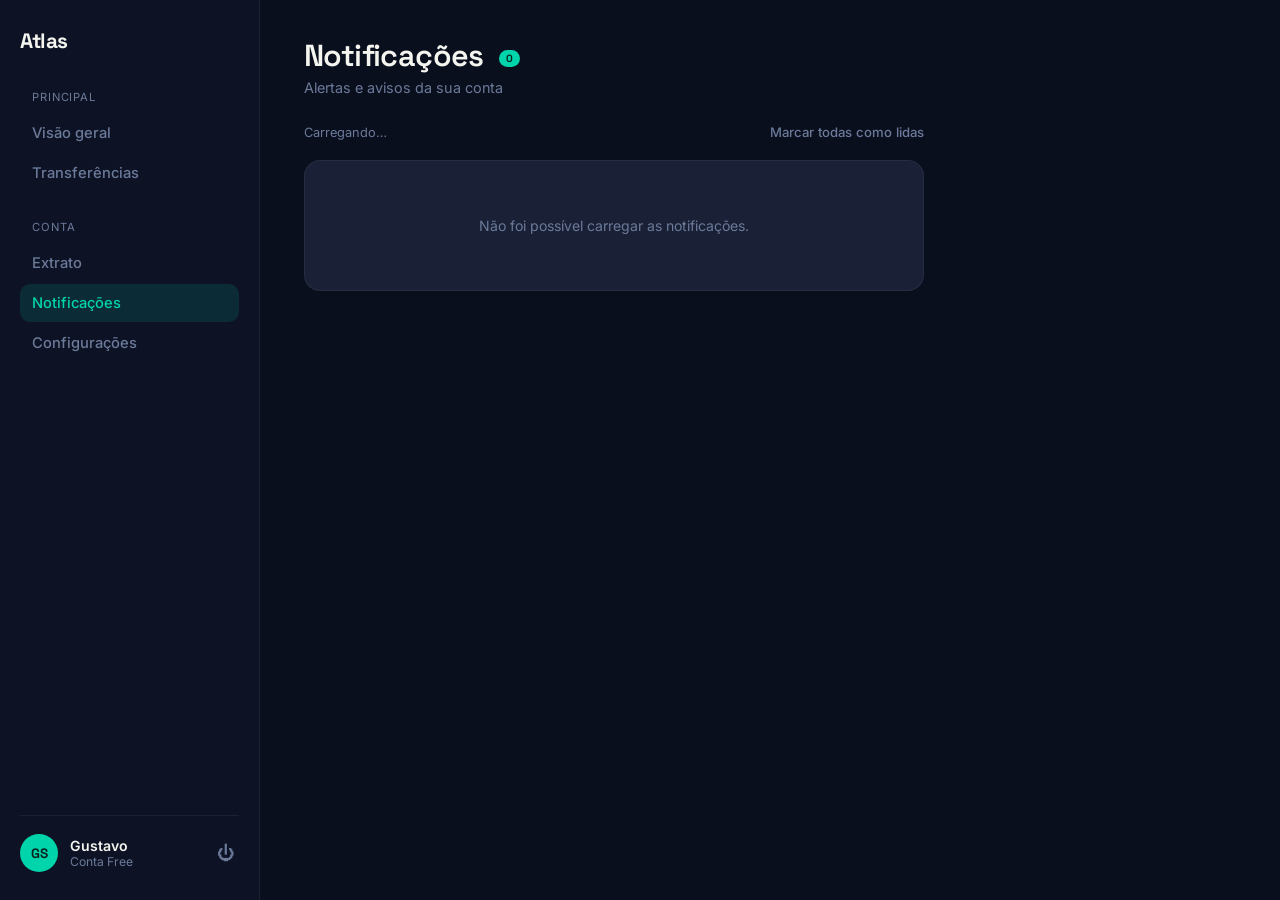
<file: frontend/notificacoes.html>
<!DOCTYPE html>
<html lang="pt-BR">
<head>
<meta charset="UTF-8">
<meta name="viewport" content="width=device-width, initial-scale=1.0">
<title>Notificações — Atlas</title>
<link rel="preconnect" href="https://fonts.googleapis.com">
<link href="https://fonts.googleapis.com/css2?family=Space+Grotesk:wght@500;600;700&family=Inter:wght@400;500;600;700&display=swap" rel="stylesheet">
<link rel="stylesheet" href="style.css">
<style>
  .notif-wrap {
    max-width: 620px;
  }

  .notif-header-row {
    display: flex;
    justify-content: space-between;
    align-items: center;
    margin-bottom: 20px;
  }

  .notif-count {
    font-size: 0.8rem;
    color: var(--text-secondary);
  }

  .btn-limpar {
    background: none;
    border: none;
    color: var(--text-secondary);
    font-family: var(--font-body);
    font-size: 0.82rem;
    font-weight: 500;
    cursor: pointer;
    transition: color 0.15s ease;
  }

  .btn-limpar:hover { color: var(--negative); }

  .notif-card {
    background: var(--bg-card);
    border: 1px solid var(--border);
    border-radius: 16px;
    overflow: hidden;
    animation: fadeUp 0.4s ease backwards;
  }

  .notif-item {
    display: flex;
    align-items: flex-start;
    gap: 14px;
    padding: 16px 20px;
    border-top: 1px solid var(--border);
    transition: background 0.15s ease;
    animation: fadeUp 0.35s ease backwards;
  }

  .notif-item:first-child { border-top: none; }
  .notif-item:hover { background: rgba(255,255,255,0.02); }

  .notif-item.nao-lida {
    border-left: 3px solid var(--accent);
  }

  .notif-icone {
    width: 36px;
    height: 36px;
    border-radius: 50%;
    display: flex;
    align-items: center;
    justify-content: center;
    font-size: 0.9rem;
    flex-shrink: 0;
    margin-top: 2px;
  }

  .notif-icone.entrada { background: var(--accent-dim); }
  .notif-icone.saida { background: var(--negative-dim); }
  .notif-icone.sistema { background: rgba(108, 99, 255, 0.15); }

  .notif-titulo {
    font-size: 0.88rem;
    font-weight: 600;
    margin-bottom: 3px;
  }

  .notif-desc {
    font-size: 0.8rem;
    color: var(--text-secondary);
    line-height: 1.4;
  }

  .notif-data {
    font-size: 0.74rem;
    color: var(--text-secondary);
    margin-top: 5px;
  }

  .notif-badge {
    display: inline-block;
    background: var(--accent);
    color: #04261F;
    font-size: 0.65rem;
    font-weight: 700;
    padding: 2px 7px;
    border-radius: 20px;
    margin-left: 8px;
    vertical-align: middle;
  }

  .notif-vazio {
    display: flex;
    flex-direction: column;
    align-items: center;
    padding: 56px 20px;
    color: var(--text-secondary);
    font-size: 0.88rem;
    gap: 10px;
  }

  .notif-vazio-icone {
    font-size: 2rem;
    opacity: 0.4;
  }
</style>
</head>
<body>

<div class="app">

  <!-- SIDEBAR -->
  <aside class="sidebar">
    <div class="sidebar-top">
      <div class="logo">Atlas</div>
      <nav class="nav-group">
        <p class="nav-label">Principal</p>
        <a href="index.html" class="nav-item">Visão geral</a>
        <a href="transferir.html" class="nav-item">Transferências</a>
      </nav>
      <nav class="nav-group">
        <p class="nav-label">Conta</p>
        <a href="extrato.html" class="nav-item">Extrato</a>
        <a href="notificacoes.html" class="nav-item active">Notificações</a>
        <a href="configuracoes.html" class="nav-item">Configurações</a>
      </nav>
    </div>
    <div class="sidebar-bottom">
  <div class="user-card">
    <div class="avatar" id="avatarIniciais">GS</div>
    <div style="flex:1">
      <p class="user-name" id="nomeUsuario">Gustavo</p>
      <p class="user-plan">Conta Free</p>
    </div>
    <button onclick="sair()" style="
      background: none;
      border: none;
      color: var(--text-secondary);
      cursor: pointer;
      font-size: 1.1rem;
      padding: 4px;
      transition: color 0.15s ease;
    " title="Sair">⏻</button>
  </div>
</div>
  </aside>

  <!-- MAIN -->
  <main class="main">

    <header class="page-header">
      <div>
        <h1>Notificações <span class="notif-badge" id="badgeCount">0</span></h1>
        <p class="page-subtitle">Alertas e avisos da sua conta</p>
      </div>
    </header>

    <div class="notif-wrap">
      <div class="notif-header-row">
        <span class="notif-count" id="notifCount">Carregando…</span>
        <button class="btn-limpar" onclick="marcarTodasLidas()">Marcar todas como lidas</button>
      </div>

      <div class="notif-card" id="notifLista">
        <div class="dash-loading">
          <div class="spinner"></div>
          <span>Carregando notificações…</span>
        </div>
      </div>
    </div>

  </main>
</div>

<script src="notificacoes.js"></script>
</body>
</html>
</file>
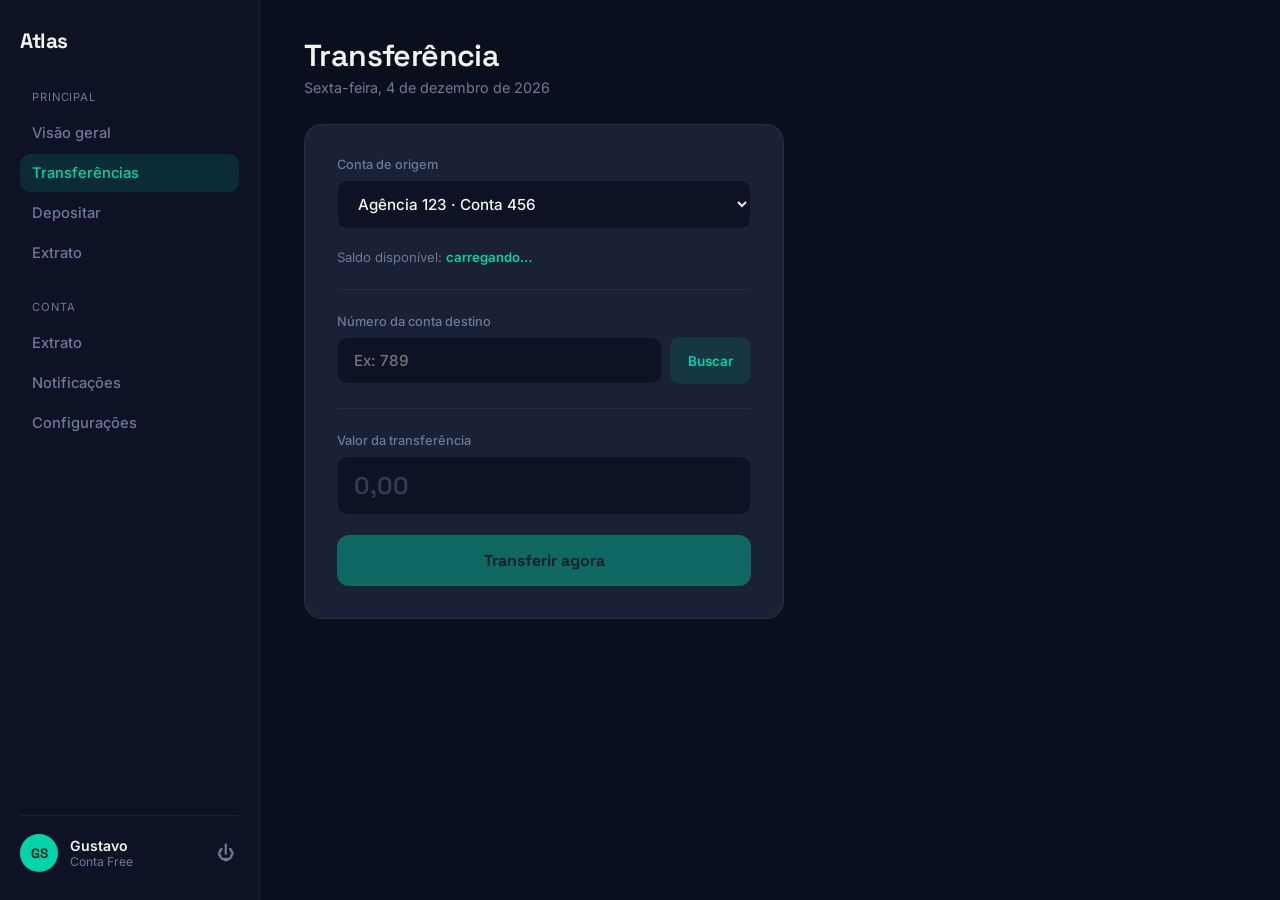
<file: frontend/transferir.html>
<!DOCTYPE html>
<html lang="pt-BR">
<head>
<meta charset="UTF-8">
<meta name="viewport" content="width=device-width, initial-scale=1.0">
<title>Transferir — Atlas</title>
<link rel="preconnect" href="https://fonts.googleapis.com">
<link href="https://fonts.googleapis.com/css2?family=Space+Grotesk:wght@500;600;700&family=Inter:wght@400;500;600;700&display=swap" rel="stylesheet">
<link rel="stylesheet" href="style.css">
<style>
  .form-card {
    background: var(--bg-card);
    border: 1px solid var(--border);
    border-radius: 18px;
    padding: 32px;
    max-width: 480px;
    animation: fadeUp 0.4s ease backwards;
  }

  .form-group {
    display: flex;
    flex-direction: column;
    gap: 8px;
    margin-bottom: 20px;
  }

  .form-label {
    font-size: 0.8rem;
    color: var(--text-secondary);
    font-weight: 500;
  }

  .form-input {
    background: #0D1325;
    border: 1px solid var(--border);
    border-radius: 10px;
    color: var(--text-primary);
    font-family: var(--font-body);
    font-size: 0.95rem;
    font-weight: 500;
    padding: 13px 16px;
    width: 100%;
    outline: none;
    transition: border-color 0.15s ease;
  }

  .form-input:focus {
    border-color: var(--accent);
  }

  .form-input-valor {
    font-family: var(--font-display);
    font-size: 1.5rem;
    font-weight: 600;
  }

  .form-input-valor::placeholder {
    color: var(--text-secondary);
    opacity: 0.4;
  }

  .buscar-wrap {
    display: flex;
    gap: 8px;
  }

  .buscar-wrap .form-input {
    flex: 1;
  }

  .btn-buscar {
    background: var(--accent-dim);
    color: var(--accent);
    border: none;
    border-radius: 10px;
    padding: 0 18px;
    font-family: var(--font-body);
    font-weight: 600;
    font-size: 0.85rem;
    cursor: pointer;
    white-space: nowrap;
    transition: background 0.15s ease;
  }

  .btn-buscar:hover {
    background: rgba(0, 212, 170, 0.2);
  }

  /* Card de confirmação do titular encontrado */
  .titular-card {
    display: none;
    align-items: center;
    gap: 12px;
    background: var(--accent-dim);
    border: 1px solid rgba(0, 212, 170, 0.2);
    border-radius: 10px;
    padding: 12px 16px;
    margin-top: -8px;
    margin-bottom: 20px;
    animation: fadeUp 0.3s ease;
  }

  .titular-card.visivel {
    display: flex;
  }

  .titular-avatar {
    width: 34px;
    height: 34px;
    border-radius: 50%;
    background: var(--accent);
    color: #04261F;
    display: flex;
    align-items: center;
    justify-content: center;
    font-family: var(--font-display);
    font-weight: 700;
    font-size: 0.78rem;
    flex-shrink: 0;
  }

  .titular-nome {
    font-size: 0.88rem;
    font-weight: 600;
    color: var(--accent);
  }

  .titular-sub {
    font-size: 0.76rem;
    color: var(--text-secondary);
    margin-top: 2px;
  }

  .titular-nao-encontrado {
    display: none;
    background: var(--negative-dim);
    border: 1px solid rgba(255, 107, 107, 0.2);
    border-radius: 10px;
    padding: 11px 16px;
    font-size: 0.85rem;
    color: var(--negative);
    margin-top: -8px;
    margin-bottom: 20px;
  }

  .titular-nao-encontrado.visivel {
    display: block;
  }

  .saldo-disponivel {
    font-size: 0.82rem;
    color: var(--text-secondary);
    margin-bottom: 24px;
  }

  .saldo-disponivel span {
    color: var(--accent);
    font-weight: 600;
  }

  .divider {
    border: none;
    border-top: 1px solid var(--border);
    margin: 24px 0;
  }

  .btn-submit {
    width: 100%;
    padding: 15px;
    border: none;
    border-radius: 12px;
    background: var(--accent);
    color: #04261F;
    font-family: var(--font-display);
    font-size: 1rem;
    font-weight: 700;
    cursor: pointer;
    transition: opacity 0.15s ease, transform 0.1s ease;
  }

  .btn-submit:active { transform: scale(0.98); }

  .btn-submit:disabled {
    opacity: 0.4;
    cursor: not-allowed;
  }

  .feedback {
    margin-top: 16px;
    padding: 13px 16px;
    border-radius: 10px;
    font-size: 0.88rem;
    font-weight: 500;
    display: none;
  }

  .feedback.sucesso {
    background: var(--accent-dim);
    color: var(--accent);
    display: block;
  }

  .feedback.erro {
    background: var(--negative-dim);
    color: var(--negative);
    display: block;
  }
</style>
</head>
<body>

<div class="app">

  <!-- SIDEBAR -->
  <aside class="sidebar">
    <div class="sidebar-top">
      <div class="logo">Atlas</div>
      <nav class="nav-group">
        <p class="nav-label">Principal</p>
        <a href="index.html" class="nav-item">Visão geral</a>
        <a href="transferir.html" class="nav-item active">Transferências</a>
        <a href="movimentar.html" class="nav-item">Depositar</a>
        <a href="extrato.html" class="nav-item">Extrato</a>
      </nav>
      <nav class="nav-group">
        <p class="nav-label">Conta</p>
        <a href="extrato.html" class="nav-item">Extrato</a>
        <a href="notificacoes.html" class="nav-item">Notificações</a>
        <a href="configuracoes.html" class="nav-item">Configurações</a>
      </nav>
    </div>
    <div class="sidebar-bottom">
  <div class="user-card">
    <div class="avatar" id="avatarIniciais">GS</div>
    <div style="flex:1">
      <p class="user-name" id="nomeUsuario">Gustavo</p>
      <p class="user-plan">Conta Free</p>
    </div>
    <button onclick="sair()" style="
      background: none;
      border: none;
      color: var(--text-secondary);
      cursor: pointer;
      font-size: 1.1rem;
      padding: 4px;
      transition: color 0.15s ease;
    " title="Sair">⏻</button>
  </div>
</div>
  </aside>

  <!-- MAIN -->
  <main class="main">

    <header class="page-header">
      <div>
        <h1>Transferência</h1>
        <p class="page-subtitle" id="dataAtual"></p>
      </div>
    </header>

    <div class="form-card">

      <!-- Conta origem -->
      <div class="form-group">
        <label class="form-label">Conta de origem</label>
        <select class="form-input" id="contaOrigemSelect">
          <option value="1">Agência 123 · Conta 456</option>
        </select>
      </div>

      <p class="saldo-disponivel">Saldo disponível: <span id="saldoDisponivel">carregando…</span></p>

      <hr class="divider">

      <!-- Conta destino — digitar número -->
      <div class="form-group">
        <label class="form-label">Número da conta destino</label>
        <div class="buscar-wrap">
          <input
            type="number"
            class="form-input"
            id="inputNumeroConta"
            placeholder="Ex: 789"
          />
          <button class="btn-buscar" onclick="buscarContaDestino()">Buscar</button>
        </div>
      </div>

      <!-- Titular encontrado -->
      <div class="titular-card" id="titularCard">
        <div class="titular-avatar" id="titularAvatar">--</div>
        <div>
          <p class="titular-nome" id="titularNome">—</p>
          <p class="titular-sub">Titular da conta encontrado</p>
        </div>
      </div>

      <!-- Conta não encontrada -->
      <div class="titular-nao-encontrado" id="titularNaoEncontrado">
        Conta não encontrada. Verifique o número e tente novamente.
      </div>

      <hr class="divider">

      <!-- Valor -->
      <div class="form-group">
        <label class="form-label">Valor da transferência</label>
        <input
          type="number"
          class="form-input form-input-valor"
          id="inputValor"
          placeholder="0,00"
          min="0.01"
          step="0.01"
        />
      </div>

      <button class="btn-submit" id="btnSubmit" onclick="executarTransferencia()" disabled>
        Transferir agora
      </button>

      <div class="feedback" id="feedback"></div>

    </div>

  </main>
</div>

<script src="transferir.js"></script>
</body>
</html>
</file>
<file: frontend/style.css>
/* ============================================
   financeiro — design tokens
   ============================================ */
:root {
  --bg-deep: #0A0F1E;
  --bg-card: #1A2035;
  --bg-card-hover: #212A45;
  --accent: #00D4AA;
  --accent-dim: rgba(0, 212, 170, 0.12);
  --text-primary: #F5F5F0;
  --text-secondary: #6B7A99;
  --negative: #FF6B6B;
  --negative-dim: rgba(255, 107, 107, 0.12);
  --border: rgba(255, 255, 255, 0.06);
 
  --font-display: "Space Grotesk", sans-serif;
  --font-body: "Inter", sans-serif;
}
 
* {
  margin: 0;
  padding: 0;
  box-sizing: border-box;
}
 
body {
  background: var(--bg-deep);
  color: var(--text-primary);
  font-family: var(--font-body);
  -webkit-font-smoothing: antialiased;
}
 
/* ============================================
   Layout
   ============================================ */
.app {
  display: grid;
  grid-template-columns: 260px 1fr;
  min-height: 100vh;
}
 
/* ============================================
   Sidebar
   ============================================ */
.sidebar {
  background: #0D1325;
  border-right: 1px solid var(--border);
  display: flex;
  flex-direction: column;
  justify-content: space-between;
  padding: 28px 20px;
}
 
.logo {
  font-family: var(--font-display);
  font-size: 1.3rem;
  font-weight: 700;
  margin-bottom: 36px;
  letter-spacing: -0.02em;
}
 
.logo-dot {
  color: var(--accent);
}
 
.nav-group {
  margin-bottom: 28px;
}
 
.nav-label {
  font-size: 0.7rem;
  text-transform: uppercase;
  letter-spacing: 0.08em;
  color: var(--text-secondary);
  margin-bottom: 10px;
  padding: 0 12px;
}
 
.nav-item {
  display: block;
  padding: 10px 12px;
  border-radius: 10px;
  color: var(--text-secondary);
  text-decoration: none;
  font-size: 0.92rem;
  font-weight: 500;
  margin-bottom: 2px;
  transition: background 0.15s ease, color 0.15s ease;
}
 
.nav-item:hover {
  background: var(--bg-card);
  color: var(--text-primary);
}
 
.nav-item.active {
  background: var(--accent-dim);
  color: var(--accent);
}
 
.sidebar-bottom {
  border-top: 1px solid var(--border);
  padding-top: 18px;
}
 
.user-card {
  display: flex;
  align-items: center;
  gap: 12px;
}
 
.avatar {
  width: 38px;
  height: 38px;
  border-radius: 50%;
  background: var(--accent);
  color: #04261F;
  display: flex;
  align-items: center;
  justify-content: center;
  font-family: var(--font-display);
  font-weight: 700;
  font-size: 0.85rem;
  flex-shrink: 0;
}
 
.user-name {
  font-size: 0.88rem;
  font-weight: 600;
}
 
.user-plan {
  font-size: 0.76rem;
  color: var(--text-secondary);
}
 
/* ============================================
   Main
   ============================================ */
.main {
  padding: 36px 44px;
  max-width: 920px;
}
 
.page-header {
  display: flex;
  justify-content: space-between;
  align-items: flex-end;
  margin-bottom: 28px;
  flex-wrap: wrap;
  gap: 16px;
}
 
.page-header h1 {
  font-family: var(--font-display);
  font-size: 1.9rem;
  font-weight: 600;
  letter-spacing: -0.02em;
}
 
.page-subtitle {
  color: var(--text-secondary);
  font-size: 0.9rem;
  margin-top: 4px;
}
 
.select-conta {
  display: flex;
  flex-direction: column;
  font-size: 0.75rem;
  color: var(--text-secondary);
  gap: 6px;
}
 
.select-conta select {
  background: var(--bg-card);
  border: 1px solid var(--border);
  color: var(--text-primary);
  padding: 9px 14px;
  border-radius: 10px;
  font-family: var(--font-body);
  font-size: 0.88rem;
  cursor: pointer;
}
 
/* ============================================
   Resumo cards
   ============================================ */
.extrato-resumo {
  display: grid;
  grid-template-columns: repeat(3, 1fr);
  gap: 16px;
  margin-bottom: 32px;
}
 
.resumo-card {
  background: var(--bg-card);
  border: 1px solid var(--border);
  border-radius: 14px;
  padding: 20px 22px;
  display: flex;
  flex-direction: column;
  gap: 8px;
  animation: fadeUp 0.5s ease backwards;
}
 
.resumo-card:nth-child(2) { animation-delay: 0.06s; }
.resumo-card:nth-child(3) { animation-delay: 0.12s; }
 
.resumo-label {
  font-size: 0.78rem;
  color: var(--text-secondary);
  font-weight: 500;
}
 
.resumo-valor {
  font-family: var(--font-display);
  font-size: 1.5rem;
  font-weight: 600;
}
 
.resumo-card.entradas .resumo-valor { color: var(--accent); }
.resumo-card.saidas .resumo-valor { color: var(--negative); }
 
/* ============================================
   Lista do extrato
   ============================================ */
.extrato-lista-wrap {
  background: var(--bg-card);
  border: 1px solid var(--border);
  border-radius: 16px;
  padding: 8px;
  animation: fadeUp 0.5s ease 0.18s backwards;
}
 
.extrato-lista-header {
  display: flex;
  justify-content: space-between;
  align-items: center;
  padding: 16px 18px 12px;
  flex-wrap: wrap;
  gap: 12px;
}
 
.extrato-lista-header h2 {
  font-family: var(--font-display);
  font-size: 1.05rem;
  font-weight: 600;
}
 
.filtros {
  display: flex;
  gap: 6px;
  background: var(--bg-deep);
  padding: 4px;
  border-radius: 10px;
}
 
.filtro-btn {
  background: none;
  border: none;
  color: var(--text-secondary);
  font-family: var(--font-body);
  font-size: 0.8rem;
  font-weight: 500;
  padding: 6px 12px;
  border-radius: 7px;
  cursor: pointer;
  transition: background 0.15s ease, color 0.15s ease;
}
 
.filtro-btn:hover {
  color: var(--text-primary);
}
 
.filtro-btn.active {
  background: var(--accent);
  color: #04261F;
}
 
.extrato-lista {
  display: flex;
  flex-direction: column;
}
 
.extrato-item {
  display: flex;
  align-items: center;
  justify-content: space-between;
  padding: 14px 18px;
  border-top: 1px solid var(--border);
  animation: fadeUp 0.4s ease backwards;
}
 
.extrato-item-left {
  display: flex;
  align-items: center;
  gap: 14px;
}
 
.extrato-icone {
  width: 38px;
  height: 38px;
  border-radius: 50%;
  display: flex;
  align-items: center;
  justify-content: center;
  font-size: 1rem;
  flex-shrink: 0;
}
 
.extrato-icone.entrada {
  background: var(--accent-dim);
}
 
.extrato-icone.saida {
  background: var(--negative-dim);
}
 
.extrato-tipo {
  font-size: 0.9rem;
  font-weight: 600;
}
 
.extrato-data {
  font-size: 0.78rem;
  color: var(--text-secondary);
  margin-top: 2px;
}
 
.extrato-valor {
  font-family: var(--font-display);
  font-size: 0.98rem;
  font-weight: 600;
  white-space: nowrap;
}
 
.extrato-valor.entrada { color: var(--accent); }
.extrato-valor.saida { color: var(--negative); }
 
/* ============================================
   Estados — loading / vazio / erro
   ============================================ */
.extrato-loading,
.extrato-vazio,
.extrato-erro {
  display: flex;
  flex-direction: column;
  align-items: center;
  justify-content: center;
  padding: 56px 20px;
  gap: 14px;
  color: var(--text-secondary);
  font-size: 0.88rem;
  text-align: center;
}
 
.spinner {
  width: 22px;
  height: 22px;
  border-radius: 50%;
  border: 2px solid var(--border);
  border-top-color: var(--accent);
  animation: spin 0.8s linear infinite;
}
 
.retry-btn {
  background: var(--accent-dim);
  color: var(--accent);
  border: none;
  padding: 9px 18px;
  border-radius: 9px;
  font-family: var(--font-body);
  font-weight: 600;
  font-size: 0.85rem;
  cursor: pointer;
}
 
.retry-btn:hover {
  background: rgba(0, 212, 170, 0.2);
}
 
/* ============================================
   Animações
   ============================================ */
@keyframes fadeUp {
  from {
    opacity: 0;
    transform: translateY(10px);
  }
  to {
    opacity: 1;
    transform: translateY(0);
  }
}
 
@keyframes spin {
  to { transform: rotate(360deg); }
}
 
@media (prefers-reduced-motion: reduce) {
  * {
    animation: none !important;
  }
}
 
/* ============================================
   Responsivo
   ============================================ */
@media (max-width: 860px) {
  .app {
    grid-template-columns: 1fr;
  }
  .sidebar {
    display: none;
  }
  .main {
    padding: 24px;
  }
  .extrato-resumo {
    grid-template-columns: 1fr;
  }
}
</file>
